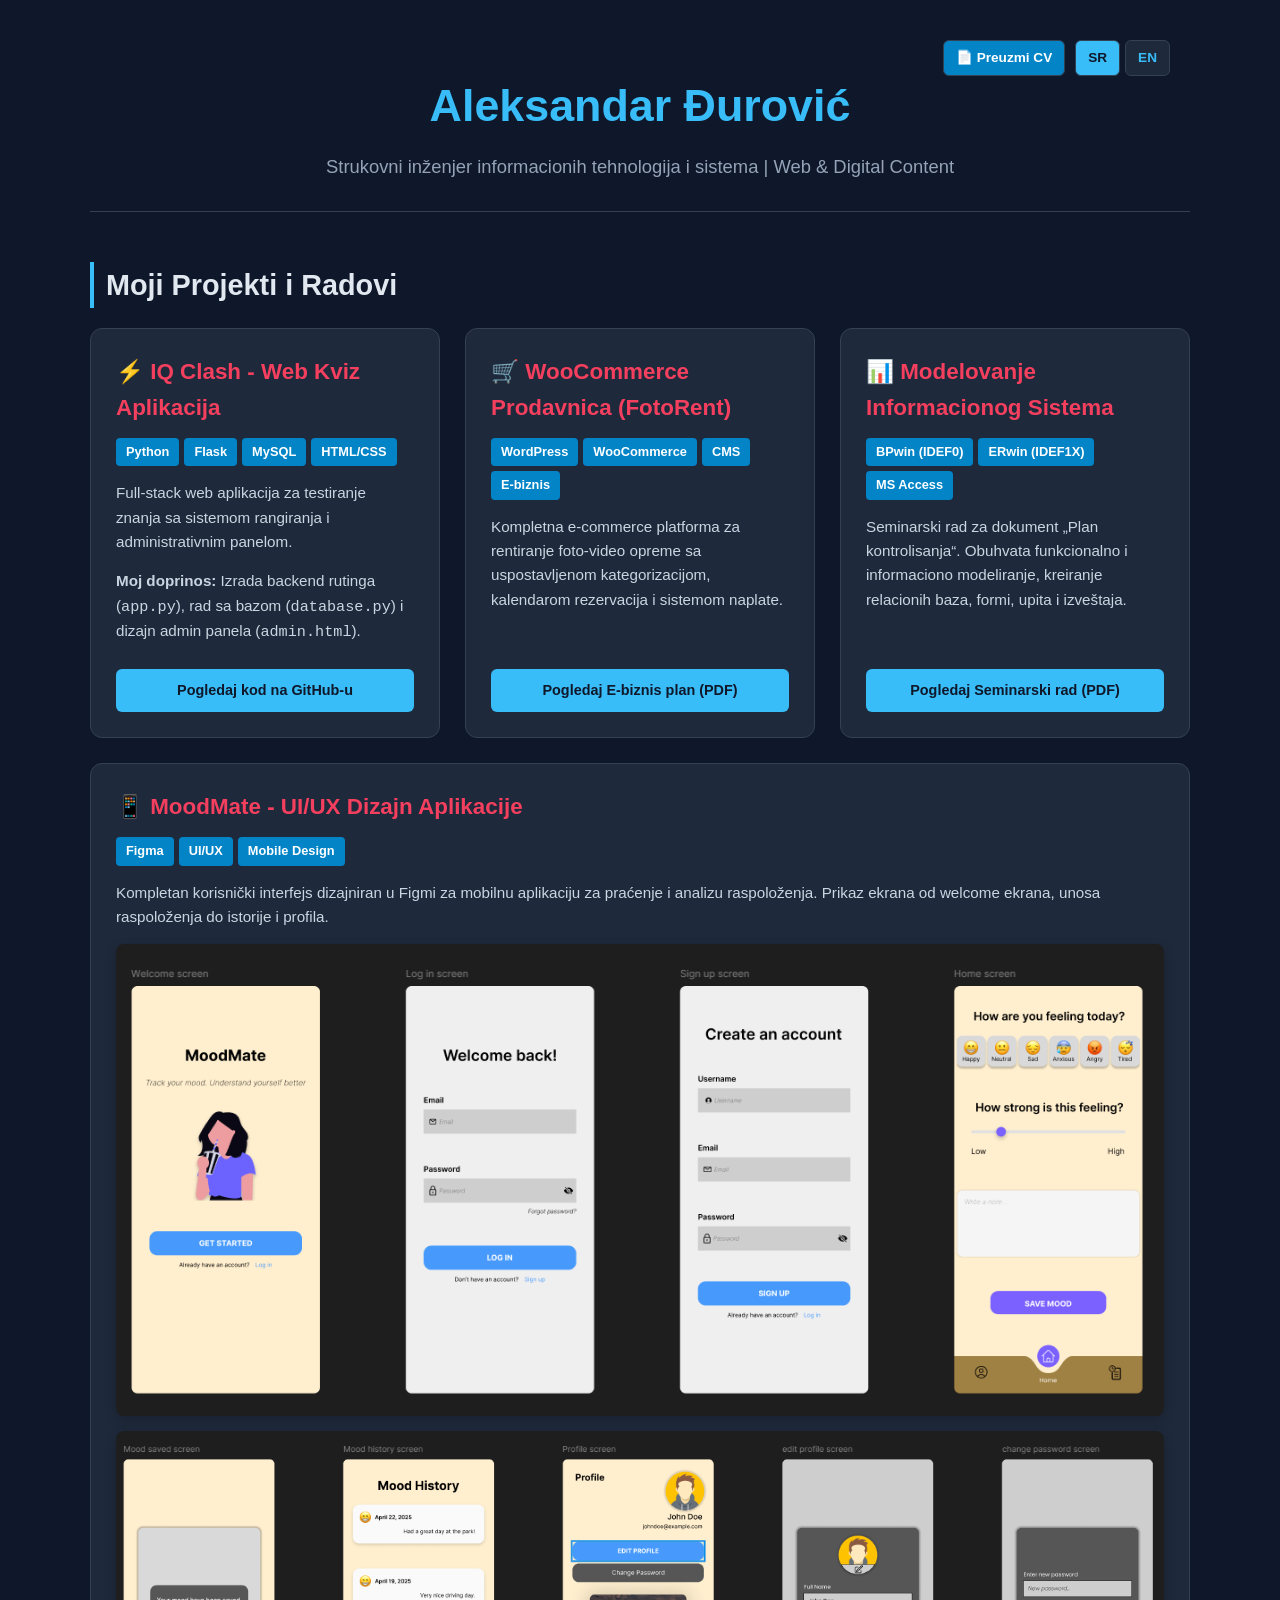
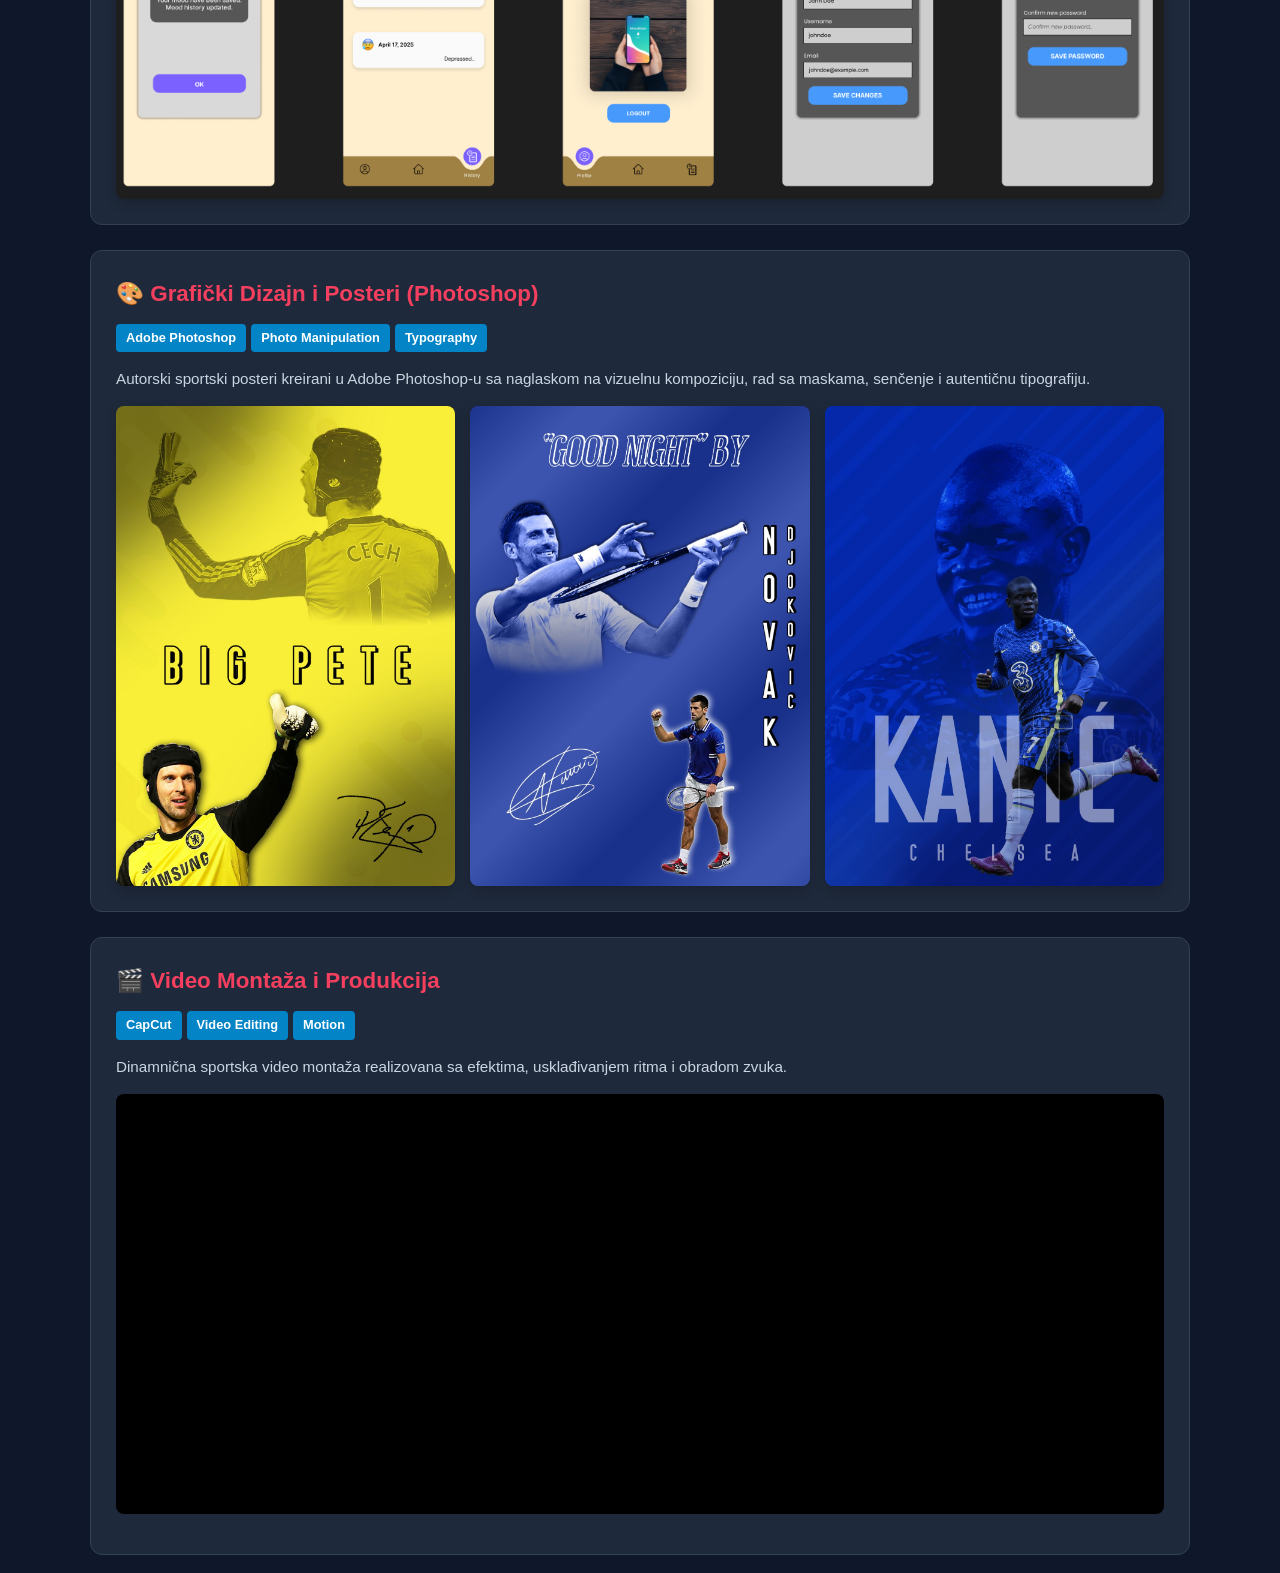
<file: index.html>
<!DOCTYPE html>
<html lang="sr">
<head>
    <meta charset="UTF-8">
    <meta name="viewport" content="width=device-width, initial-scale=1.0">
    <title>Aleksandar Đurović - Portfolio</title>
    <style>
        * { box-sizing: border-box; margin: 0; padding: 0; }
        body { font-family: 'Segoe UI', Tahoma, Geneva, Verdana, sans-serif; background: #0f172a; color: #f8fafc; line-height: 1.6; padding: 20px; }
        .container { max-width: 1100px; margin: 0 auto; }
        header { text-align: center; padding: 50px 20px 30px; border-bottom: 1px solid #334155; margin-bottom: 30px; position: relative; }
        h1 { font-size: 2.8rem; color: #38bdf8; margin-bottom: 10px; }
        p.subtitle { font-size: 1.15rem; color: #94a3b8; }
        
        /* Top right controls (Language & CV) */
        .top-controls { position: absolute; top: 20px; right: 20px; display: flex; gap: 10px; align-items: center; }
        .lang-switch { display: flex; gap: 5px; }
        .lang-btn, .cv-btn { background: #1e293b; color: #38bdf8; border: 1px solid #334155; padding: 6px 12px; border-radius: 6px; text-decoration: none; font-size: 0.85rem; font-weight: bold; transition: background 0.2s, color 0.2s; }
        .lang-btn:hover, .lang-btn.active, .cv-btn:hover { background: #38bdf8; color: #0f172a; }
        .cv-btn { background: #0284c7; color: #fff; }

        .section-title { margin-top: 50px; margin-bottom: 20px; color: #e2e8f0; font-size: 1.8rem; border-left: 4px solid #38bdf8; padding-left: 12px; }
        
        .projects { display: grid; grid-template-columns: repeat(auto-fit, minmax(320px, 1fr)); gap: 25px; }
        .card { background: #1e293b; border-radius: 12px; padding: 25px; border: 1px solid #334155; transition: transform 0.2s, box-shadow 0.2s; display: flex; flex-direction: column; justify-content: space-between; }
        .card:hover { transform: translateY(-5px); box-shadow: 0 10px 25px rgba(0,0,0,0.3); }
        .card h3 { color: #f43f5e; margin-bottom: 12px; font-size: 1.4rem; }
        .card p { color: #cbd5e1; font-size: 0.95rem; margin-bottom: 15px; }
        
        .card-full { grid-column: 1 / -1; }
        
        .tags { margin-bottom: 15px; display: flex; flex-wrap: wrap; gap: 5px; }
        .tag { background: #0284c7; color: #fff; padding: 4px 10px; border-radius: 4px; font-size: 0.8rem; font-weight: 600; }
        
        .btn { display: inline-block; background: #38bdf8; color: #0f172a; text-decoration: none; padding: 10px 18px; border-radius: 6px; font-weight: bold; font-size: 0.9rem; text-align: center; transition: background 0.2s; margin-top: 10px; }
        .btn:hover { background: #7dd3fc; }

        /* Galerija postera */
        .poster-grid { display: grid; grid-template-columns: repeat(auto-fit, minmax(220px, 1fr)); gap: 15px; margin-top: 15px; }
        .poster-grid img { width: 100%; border-radius: 8px; box-shadow: 0 4px 12px rgba(0,0,0,0.2); transition: transform 0.2s; }
        .poster-grid img:hover { transform: scale(1.02); }

        /* Figma ekrani */
        .figma-gallery { display: flex; flex-direction: column; gap: 15px; margin-top: 15px; }
        .figma-gallery img { width: 100%; border-radius: 8px; box-shadow: 0 4px 12px rgba(0,0,0,0.2); }

        /* Video plejer */
        .video-container { margin: 15px 0; width: 100%; background: #000; border-radius: 8px; overflow: hidden; }
        .video-container iframe { width: 100%; height: 420px; border: none; display: block; }

        @media (max-width: 768px) {
            .video-container iframe { height: 280px; }
            .top-controls { position: static; justify-content: center; margin-bottom: 20px; }
        }
    </style>
</head>
<body>
    <div class="container">
        <header>
            <div class="top-controls">
                <a href="Aleksandar_Djurovic_CV_SR.pdf" target="_blank" class="cv-btn">📄 Preuzmi CV</a>
                <div class="lang-switch">
                    <a href="index.html" class="lang-btn active">SR</a>
                    <a href="en.html" class="lang-btn">EN</a>
                </div>
            </div>
            <h1>Aleksandar Đurović</h1>
            <p class="subtitle">Strukovni inženjer informacionih tehnologija i sistema | Web & Digital Content</p>
        </header>

        <h2 class="section-title">Moji Projekti i Radovi</h2>

        <div class="projects">
            <!-- Projekat 1: Kviz -->
            <div class="card">
                <div>
                    <h3>⚡ IQ Clash - Web Kviz Aplikacija</h3>
                    <div class="tags">
                        <span class="tag">Python</span>
                        <span class="tag">Flask</span>
                        <span class="tag">MySQL</span>
                        <span class="tag">HTML/CSS</span>
                    </div>
                    <p>Full-stack web aplikacija za testiranje znanja sa sistemom rangiranja i administrativnim panelom.</p>
                    <p><strong>Moj doprinos:</strong> Izrada backend rutinga (<code>app.py</code>), rad sa bazom (<code>database.py</code>) i dizajn admin panela (<code>admin.html</code>).</p>
                </div>
                <a href="https://github.com/aleksandar755/aleksandar755.github.io" target="_blank" class="btn">Pogledaj kod na GitHub-u</a>
            </div>

            <!-- Projekat 2: WordPress / FotoRent -->
            <div class="card">
                <div>
                    <h3>🛒 WooCommerce Prodavnica (FotoRent)</h3>
                    <div class="tags">
                        <span class="tag">WordPress</span>
                        <span class="tag">WooCommerce</span>
                        <span class="tag">CMS</span>
                        <span class="tag">E-biznis</span>
                    </div>
                    <p>Kompletna e-commerce platforma za rentiranje foto-video opreme sa uspostavljenom kategorizacijom, kalendarom rezervacija i sistemom naplate.</p>
                </div>
                <a href="FotoRent-Dokumentacija.pdf" target="_blank" class="btn">Pogledaj E-biznis plan (PDF)</a>
            </div>

            <!-- Projekat 3: Seminarski rad - Informacioni sistemi -->
            <div class="card">
                <div>
                    <h3>📊 Modelovanje Informacionog Sistema</h3>
                    <div class="tags">
                        <span class="tag">BPwin (IDEF0)</span>
                        <span class="tag">ERwin (IDEF1X)</span>
                        <span class="tag">MS Access</span>
                    </div>
                    <p>Seminarski rad za dokument „Plan kontrolisanja“. Obuhvata funkcionalno i informaciono modeliranje, kreiranje relacionih baza, formi, upita i izveštaja.</p>
                </div>
                <a href="Aleksandar_Djurovic_1064_2023_seminarski.pdf" target="_blank" class="btn">Pogledaj Seminarski rad (PDF)</a>
            </div>

            <!-- Projekat 4: Figma UI/UX -->
            <div class="card card-full">
                <div>
                    <h3>📱 MoodMate - UI/UX Dizajn Aplikacije</h3>
                    <div class="tags">
                        <span class="tag">Figma</span>
                        <span class="tag">UI/UX</span>
                        <span class="tag">Mobile Design</span>
                    </div>
                    <p>Kompletan korisnički interfejs dizajniran u Figmi za mobilnu aplikaciju za praćenje i analizu raspoloženja. Prikaz ekrana od welcome ekrana, unosa raspoloženja do istorije i profila.</p>
                    
                    <div class="figma-gallery">
                        <img src="images/Figma_1.png" alt="MoodMate Figma ekrani - prijava i unos">
                        <img src="images/Figma_2.png" alt="MoodMate Figma ekrani - istorija i podešavanja">
                    </div>
                </div>
            </div>

            <!-- Projekat 5: Photoshop Posteri -->
            <div class="card card-full">
                <div>
                    <h3>🎨 Grafički Dizajn i Posteri (Photoshop)</h3>
                    <div class="tags">
                        <span class="tag">Adobe Photoshop</span>
                        <span class="tag">Photo Manipulation</span>
                        <span class="tag">Typography</span>
                    </div>
                    <p>Autorski sportski posteri kreirani u Adobe Photoshop-u sa naglaskom na vizuelnu kompoziciju, rad sa maskama, senčenje i autentičnu tipografiju.</p>
                    
                    <div class="poster-grid">
                        <img src="images/cech.jpg" alt="Petr Cech poster">
                        <img src="images/djokovic.jpg" alt="Novak Djokovic poster">
                        <img src="images/kante.jpg" alt="N'Golo Kante poster">
                    </div>
                </div>
            </div>

            <!-- Projekat 6: Video Edit -->
            <div class="card card-full">
                <div>
                    <h3>🎬 Video Montaža i Produkcija</h3>
                    <div class="tags">
                        <span class="tag">CapCut</span>
                        <span class="tag">Video Editing</span>
                        <span class="tag">Motion</span>
                    </div>
                    <p>Dinamnična sportska video montaža realizovana sa efektima, usklađivanjem ritma i obradom zvuka.</p>
                    
                    <div class="video-container">
                        <iframe 
                            src="https://drive.google.com/file/d/1OZynO4q7jnLR7yW-4ucJErfPpmJ2l9se/preview" 
                            allow="autoplay" 
                            allowfullscreen>
                        </iframe>
                    </div>
                </div>
            </div>
        </div>
    </div>
</body>
</html>
</file>
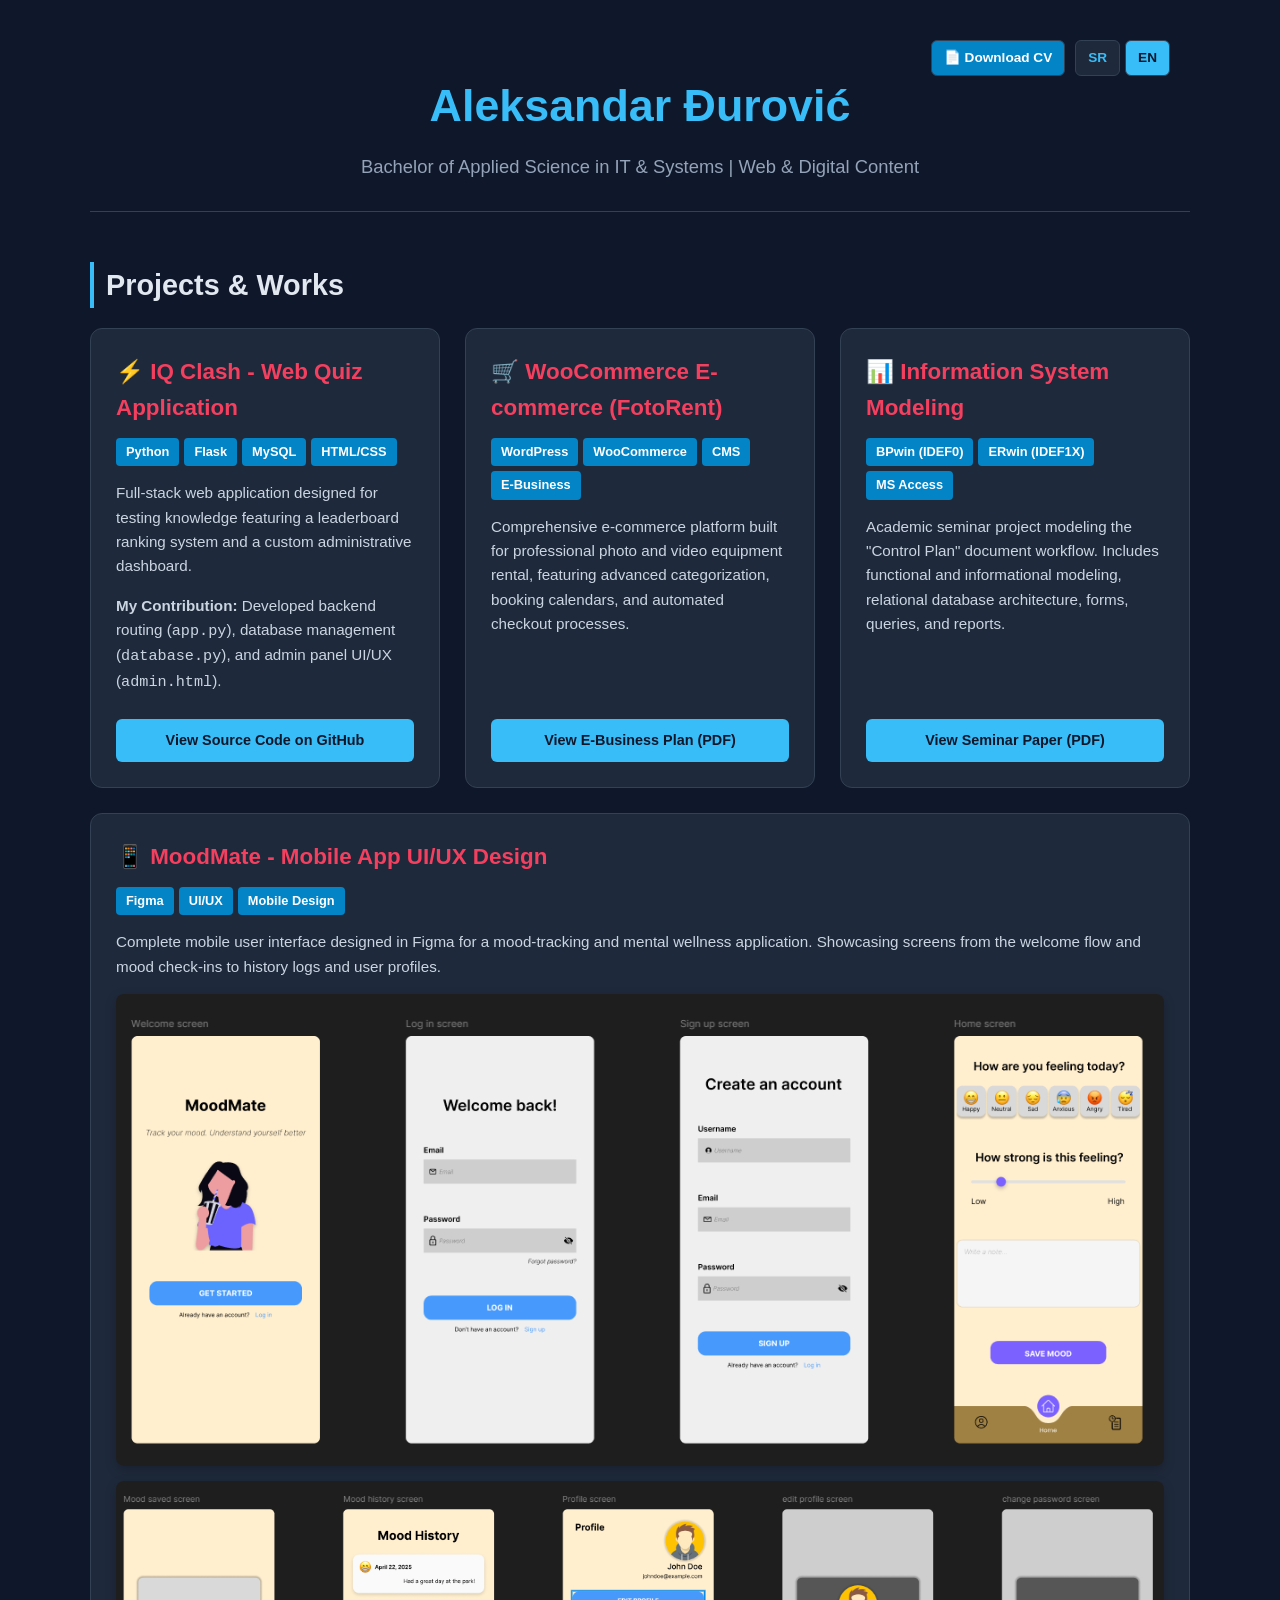
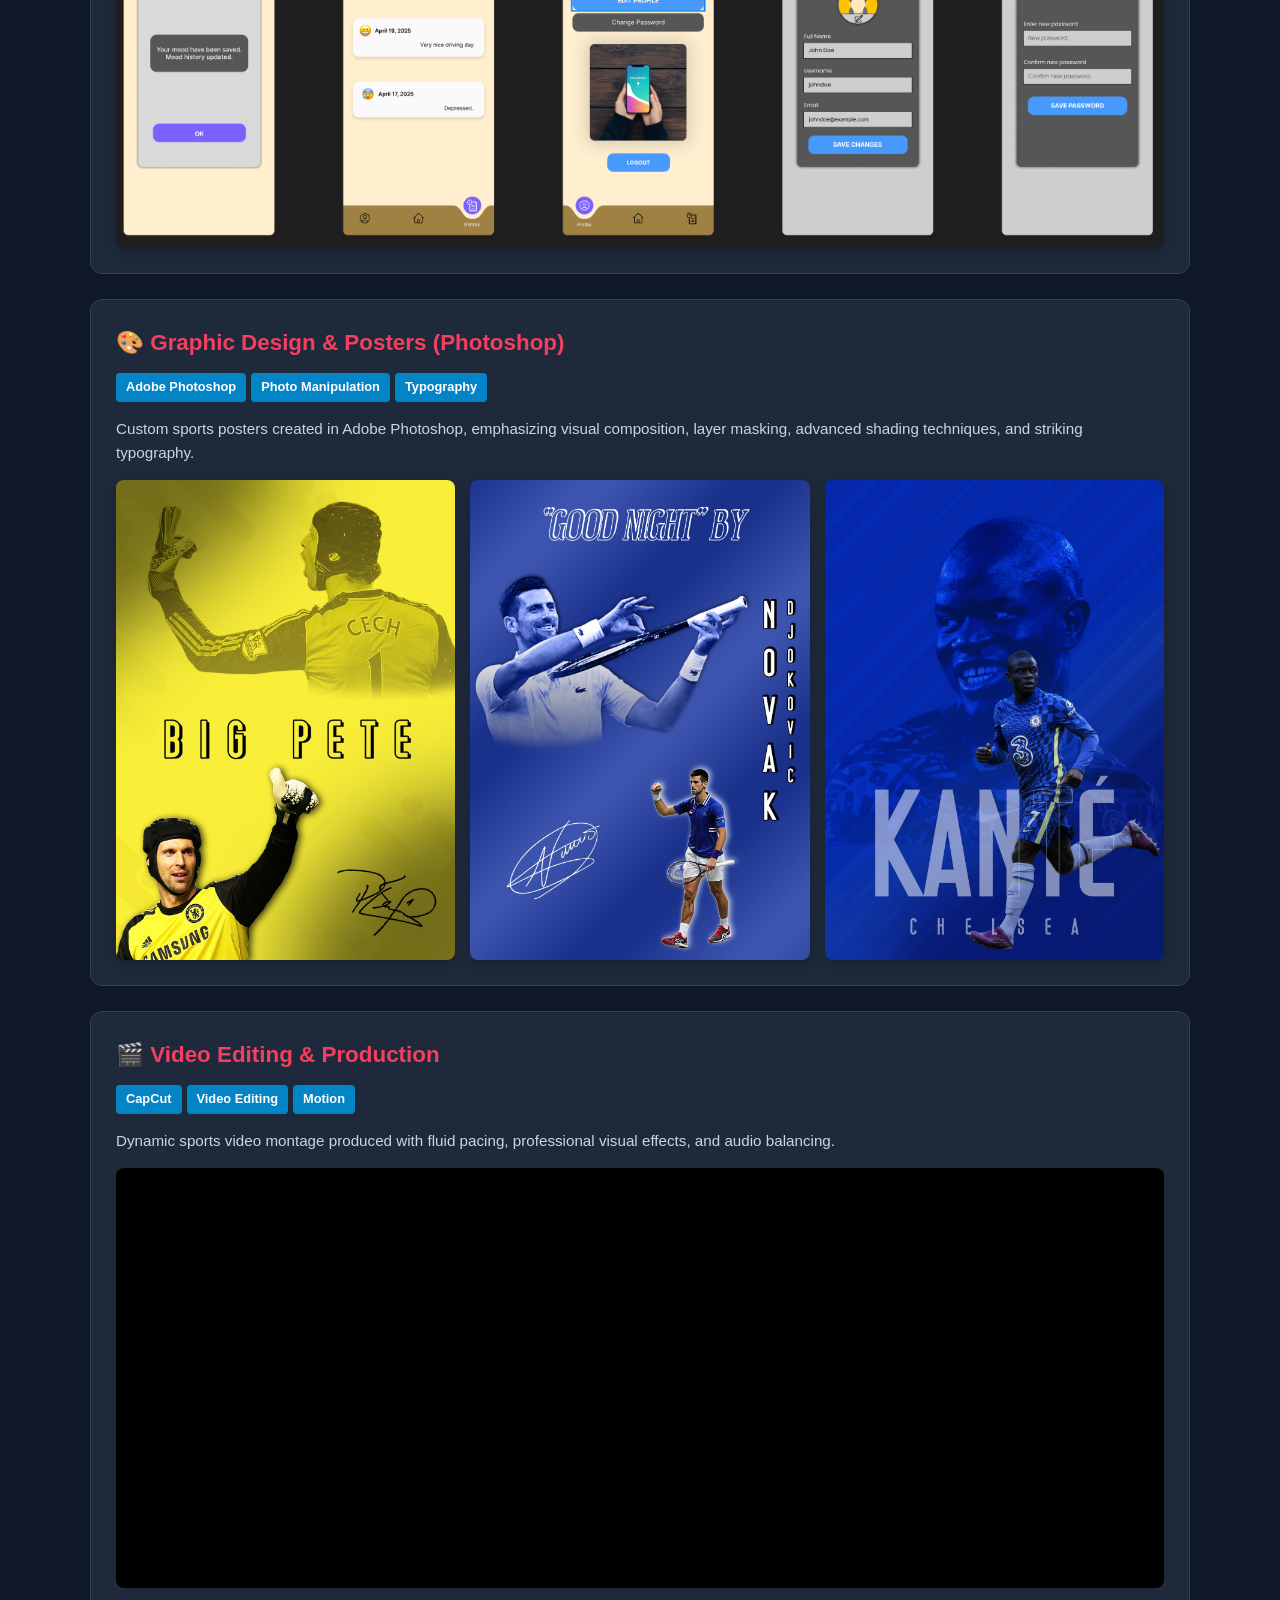
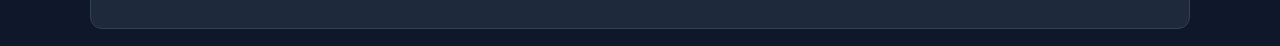
<file: en.html>
<!DOCTYPE html>
<html lang="en">
<head>
    <meta charset="UTF-8">
    <meta name="viewport" content="width=device-width, initial-scale=1.0">
    <title>Aleksandar Đurović - Portfolio</title>
    <style>
        * { box-sizing: border-box; margin: 0; padding: 0; }
        body { font-family: 'Segoe UI', Tahoma, Geneva, Verdana, sans-serif; background: #0f172a; color: #f8fafc; line-height: 1.6; padding: 20px; }
        .container { max-width: 1100px; margin: 0 auto; }
        header { text-align: center; padding: 50px 20px 30px; border-bottom: 1px solid #334155; margin-bottom: 30px; position: relative; }
        h1 { font-size: 2.8rem; color: #38bdf8; margin-bottom: 10px; }
        p.subtitle { font-size: 1.15rem; color: #94a3b8; }
        
        /* Top right controls (Language & CV) */
        .top-controls { position: absolute; top: 20px; right: 20px; display: flex; gap: 10px; align-items: center; }
        .lang-switch { display: flex; gap: 5px; }
        .lang-btn, .cv-btn { background: #1e293b; color: #38bdf8; border: 1px solid #334155; padding: 6px 12px; border-radius: 6px; text-decoration: none; font-size: 0.85rem; font-weight: bold; transition: background 0.2s, color 0.2s; }
        .lang-btn:hover, .lang-btn.active, .cv-btn:hover { background: #38bdf8; color: #0f172a; }
        .cv-btn { background: #0284c7; color: #fff; }

        .section-title { margin-top: 50px; margin-bottom: 20px; color: #e2e8f0; font-size: 1.8rem; border-left: 4px solid #38bdf8; padding-left: 12px; }
        
        .projects { display: grid; grid-template-columns: repeat(auto-fit, minmax(320px, 1fr)); gap: 25px; }
        .card { background: #1e293b; border-radius: 12px; padding: 25px; border: 1px solid #334155; transition: transform 0.2s, box-shadow 0.2s; display: flex; flex-direction: column; justify-content: space-between; }
        .card:hover { transform: translateY(-5px); box-shadow: 0 10px 25px rgba(0,0,0,0.3); }
        .card h3 { color: #f43f5e; margin-bottom: 12px; font-size: 1.4rem; }
        .card p { color: #cbd5e1; font-size: 0.95rem; margin-bottom: 15px; }
        
        .card-full { grid-column: 1 / -1; }
        
        .tags { margin-bottom: 15px; display: flex; flex-wrap: wrap; gap: 5px; }
        .tag { background: #0284c7; color: #fff; padding: 4px 10px; border-radius: 4px; font-size: 0.8rem; font-weight: 600; }
        
        .btn { display: inline-block; background: #38bdf8; color: #0f172a; text-decoration: none; padding: 10px 18px; border-radius: 6px; font-weight: bold; font-size: 0.9rem; text-align: center; transition: background 0.2s; margin-top: 10px; }
        .btn:hover { background: #7dd3fc; }

        /* Poster Gallery */
        .poster-grid { display: grid; grid-template-columns: repeat(auto-fit, minmax(220px, 1fr)); gap: 15px; margin-top: 15px; }
        .poster-grid img { width: 100%; border-radius: 8px; box-shadow: 0 4px 12px rgba(0,0,0,0.2); transition: transform 0.2s; }
        .poster-grid img:hover { transform: scale(1.02); }

        /* Figma Screens */
        .figma-gallery { display: flex; flex-direction: column; gap: 15px; margin-top: 15px; }
        .figma-gallery img { width: 100%; border-radius: 8px; box-shadow: 0 4px 12px rgba(0,0,0,0.2); }

        /* Video Player */
        .video-container { margin: 15px 0; width: 100%; background: #000; border-radius: 8px; overflow: hidden; }
        .video-container iframe { width: 100%; height: 420px; border: none; display: block; }

        @media (max-width: 768px) {
            .video-container iframe { height: 280px; }
            .top-controls { position: static; justify-content: center; margin-bottom: 20px; }
        }
    </style>
</head>
<body>
    <div class="container">
        <header>
            <div class="top-controls">
                <a href="Aleksandar_Djurovic_CV_EN.pdf" target="_blank" class="cv-btn">📄 Download CV</a>
                <div class="lang-switch">
                    <a href="index.html" class="lang-btn">SR</a>
                    <a href="en.html" class="lang-btn active">EN</a>
                </div>
            </div>
            <h1>Aleksandar Đurović</h1>
            <p class="subtitle">Bachelor of Applied Science in IT & Systems | Web & Digital Content</p>
        </header>

        <h2 class="section-title">Projects & Works</h2>

        <div class="projects">
            <!-- Project 1: Quiz App -->
            <div class="card">
                <div>
                    <h3>⚡ IQ Clash - Web Quiz Application</h3>
                    <div class="tags">
                        <span class="tag">Python</span>
                        <span class="tag">Flask</span>
                        <span class="tag">MySQL</span>
                        <span class="tag">HTML/CSS</span>
                    </div>
                    <p>Full-stack web application designed for testing knowledge featuring a leaderboard ranking system and a custom administrative dashboard.</p>
                    <p><strong>My Contribution:</strong> Developed backend routing (<code>app.py</code>), database management (<code>database.py</code>), and admin panel UI/UX (<code>admin.html</code>).</p>
                </div>
                <a href="https://github.com/aleksandar755/aleksandar755.github.io" target="_blank" class="btn">View Source Code on GitHub</a>
            </div>

            <!-- Project 2: WordPress / FotoRent -->
            <div class="card">
                <div>
                    <h3>🛒 WooCommerce E-commerce (FotoRent)</h3>
                    <div class="tags">
                        <span class="tag">WordPress</span>
                        <span class="tag">WooCommerce</span>
                        <span class="tag">CMS</span>
                        <span class="tag">E-Business</span>
                    </div>
                    <p>Comprehensive e-commerce platform built for professional photo and video equipment rental, featuring advanced categorization, booking calendars, and automated checkout processes.</p>
                </div>
                <a href="FotoRent-Dokumentacija.pdf" target="_blank" class="btn">View E-Business Plan (PDF)</a>
            </div>

            <!-- Project 3: Information Systems Modeling -->
            <div class="card">
                <div>
                    <h3>📊 Information System Modeling</h3>
                    <div class="tags">
                        <span class="tag">BPwin (IDEF0)</span>
                        <span class="tag">ERwin (IDEF1X)</span>
                        <span class="tag">MS Access</span>
                    </div>
                    <p>Academic seminar project modeling the "Control Plan" document workflow. Includes functional and informational modeling, relational database architecture, forms, queries, and reports.</p>
                </div>
                <a href="Aleksandar_Djurovic_1064_2023_seminarski.pdf" target="_blank" class="btn">View Seminar Paper (PDF)</a>
            </div>

            <!-- Project 4: Figma UI/UX -->
            <div class="card card-full">
                <div>
                    <h3>📱 MoodMate - Mobile App UI/UX Design</h3>
                    <div class="tags">
                        <span class="tag">Figma</span>
                        <span class="tag">UI/UX</span>
                        <span class="tag">Mobile Design</span>
                    </div>
                    <p>Complete mobile user interface designed in Figma for a mood-tracking and mental wellness application. Showcasing screens from the welcome flow and mood check-ins to history logs and user profiles.</p>
                    
                    <div class="figma-gallery">
                        <img src="images/Figma_1.png" alt="MoodMate Figma screens - Welcome and Log in">
                        <img src="images/Figma_2.png" alt="MoodMate Figma screens - History and Profile">
                    </div>
                </div>
            </div>

            <!-- Project 5: Photoshop Posters -->
            <div class="card card-full">
                <div>
                    <h3>🎨 Graphic Design & Posters (Photoshop)</h3>
                    <div class="tags">
                        <span class="tag">Adobe Photoshop</span>
                        <span class="tag">Photo Manipulation</span>
                        <span class="tag">Typography</span>
                    </div>
                    <p>Custom sports posters created in Adobe Photoshop, emphasizing visual composition, layer masking, advanced shading techniques, and striking typography.</p>
                    
                    <div class="poster-grid">
                        <img src="images/cech.jpg" alt="Petr Cech poster">
                        <img src="images/djokovic.jpg" alt="Novak Djokovic poster">
                        <img src="images/kante.jpg" alt="N'Golo Kante poster">
                    </div>
                </div>
            </div>

            <!-- Project 6: Video Editing -->
            <div class="card card-full">
                <div>
                    <h3>🎬 Video Editing & Production</h3>
                    <div class="tags">
                        <span class="tag">CapCut</span>
                        <span class="tag">Video Editing</span>
                        <span class="tag">Motion</span>
                    </div>
                    <p>Dynamic sports video montage produced with fluid pacing, professional visual effects, and audio balancing.</p>
                    
                    <div class="video-container">
                        <iframe 
                            src="https://drive.google.com/file/d/1OZynO4q7jnLR7yW-4ucJErfPpmJ2l9se/preview" 
                            allow="autoplay" 
                            allowfullscreen>
                        </iframe>
                    </div>
                </div>
            </div>
        </div>
    </div>
</body>
</html>
</file>
